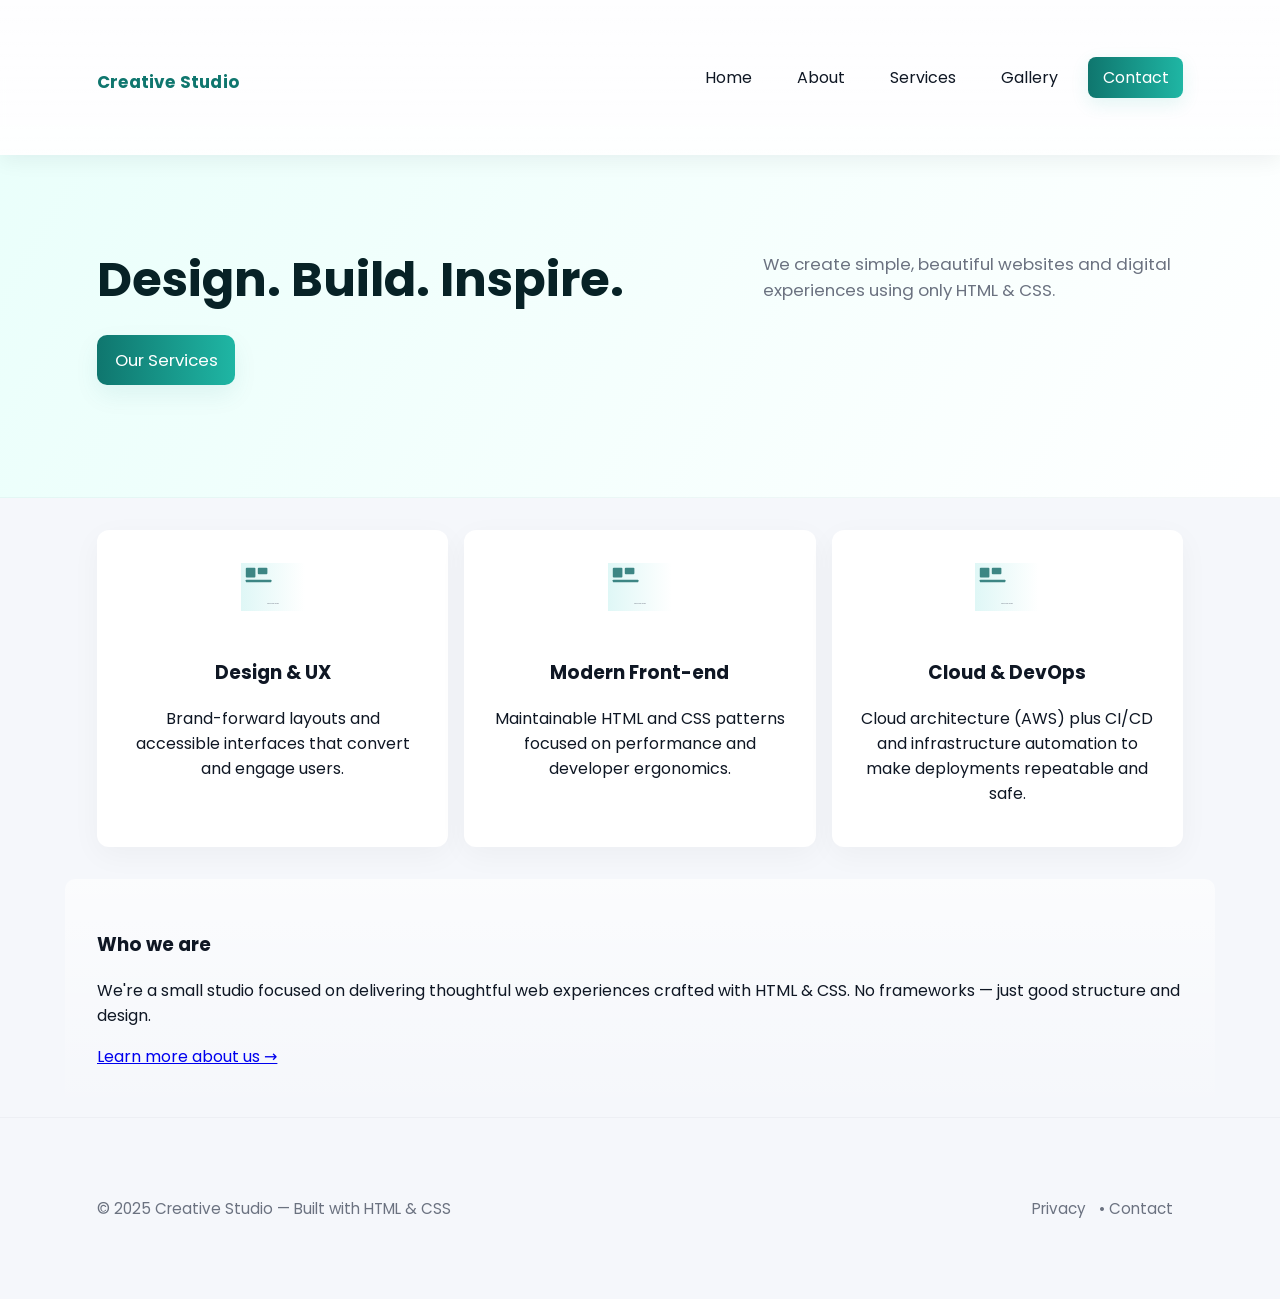
<file: index.html>
<!doctype html>
<html lang="en">
<head>
  <meta charset="utf-8">
  <meta name="viewport" content="width=device-width,initial-scale=1">
  <meta name="theme-color" content="#0f766e">
  <title>Home — Creative Studio</title>
  <link href="https://fonts.googleapis.com/css2?family=Poppins:wght@300;400;600;700&display=swap" rel="stylesheet">
  <link rel="stylesheet" href="css/styles.css">
</head>
<body>
  <header class="site-header">
    <div class="container nav-wrap">
      <h1 class="logo"><a href="index.html">Creative Studio</a></h1>
      <nav>
        <ul class="nav">
          <li><a href="index.html">Home</a></li>
          <li><a href="about.html">About</a></li>
          <li><a href="services.html">Services</a></li>
          <li><a href="gallery.html">Gallery</a></li>
          <li><a href="contact.html" class="cta">Contact</a></li>
        </ul>
      </nav>
    </div>
  </header>

  <main>
    <section class="hero">
      <div class="container">
        <h2>Design. Build. Inspire.</h2>
        <p>We create simple, beautiful websites and digital experiences using only HTML &amp; CSS.</p>
        <p><a class="btn" href="services.html">Our Services</a></p>
      </div>
    </section>


    <section class="features container">
      <article class="feature">
        <img src="images/placeholder.svg" alt="icon">
        <h3>Design & UX</h3>
        <p>Brand-forward layouts and accessible interfaces that convert and engage users.</p>
      </article>
      <article class="feature">
        <img src="images/placeholder.svg" alt="icon">
        <h3>Modern Front-end</h3>
        <p>Maintainable HTML and CSS patterns focused on performance and developer ergonomics.</p>
      </article>
      <article class="feature">
        <img src="images/placeholder.svg" alt="icon">
        <h3>Cloud & DevOps</h3>
        <p>Cloud architecture (AWS) plus CI/CD and infrastructure automation to make deployments repeatable and safe.</p>
      </article>
    </section>

    <section class="about-preview container">
      <h3>Who we are</h3>
      <p>We're a small studio focused on delivering thoughtful web experiences crafted with HTML &amp; CSS. No frameworks — just good structure and design.</p>
      <p><a href="about.html">Learn more about us →</a></p>
    </section>
  </main>

  <footer class="site-footer">
    <div class="container">
      <p>&copy; 2025 Creative Studio — Built with HTML &amp; CSS</p>
      <p class="small-links"><a href="privacy.html">Privacy</a> • <a href="contact.html">Contact</a></p>
    </div>
  </footer>
</body>
</html>
</file>
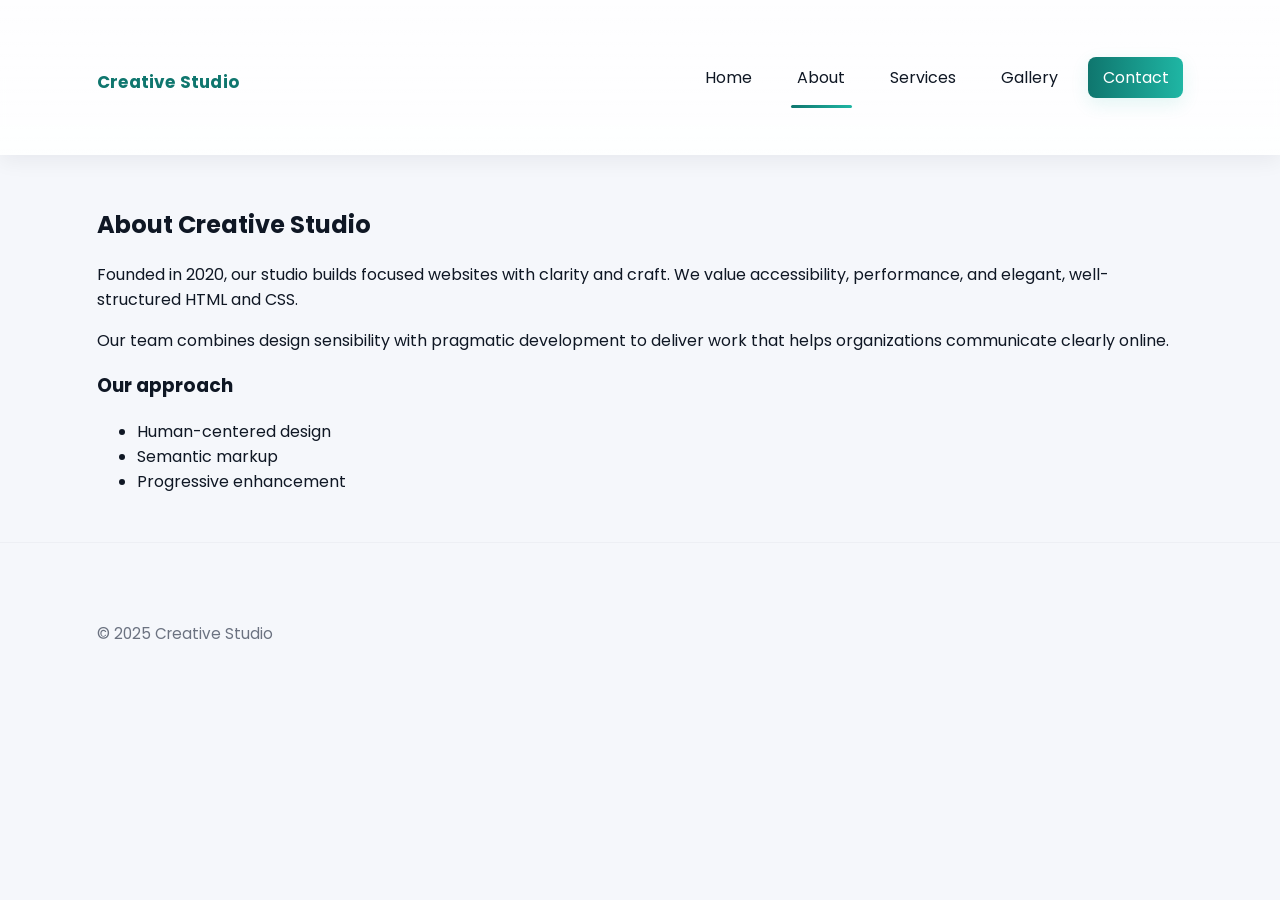
<file: about.html>
<!doctype html>
<html lang="en">
<head>
  <meta charset="utf-8">
  <meta name="viewport" content="width=device-width,initial-scale=1">
  <meta name="theme-color" content="#0f766e">
  <title>About — Creative Studio</title>
  <link href="https://fonts.googleapis.com/css2?family=Poppins:wght@300;400;600;700&display=swap" rel="stylesheet">
  <link rel="stylesheet" href="css/styles.css">
</head>
<body>
  <header class="site-header">
    <div class="container nav-wrap">
      <h1 class="logo"><a href="index.html">Creative Studio</a></h1>
      <nav>
        <ul class="nav">
          <li><a href="index.html">Home</a></li>
          <li><a href="about.html" class="active">About</a></li>
          <li><a href="services.html">Services</a></li>
          <li><a href="gallery.html">Gallery</a></li>
          <li><a href="contact.html" class="cta">Contact</a></li>
        </ul>
      </nav>
    </div>
  </header>

  <main class="container">
    <section class="about">
      <h2>About Creative Studio</h2>
      <p>Founded in 2020, our studio builds focused websites with clarity and craft. We value accessibility, performance, and elegant, well-structured HTML and CSS.</p>
      <p>Our team combines design sensibility with pragmatic development to deliver work that helps organizations communicate clearly online.</p>
      <h3>Our approach</h3>
      <ul>
        <li>Human-centered design</li>
        <li>Semantic markup</li>
        <li>Progressive enhancement</li>
      </ul>
    </section>
  </main>

  <footer class="site-footer">
    <div class="container">
      <p>&copy; 2025 Creative Studio</p>
    </div>
  </footer>
</body>
</html>
</file>
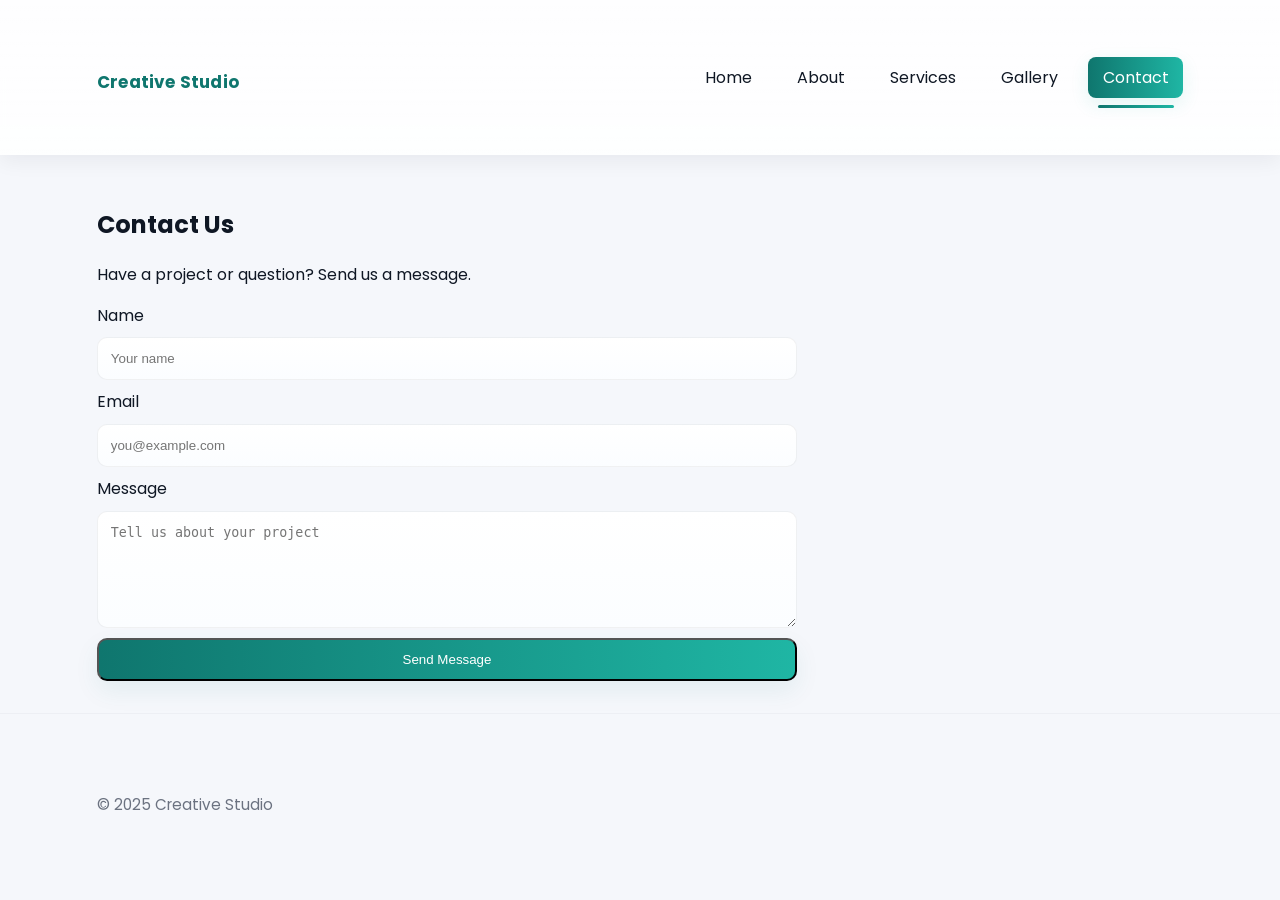
<file: contact.html>
<!doctype html>
<html lang="en">
<head>
  <meta charset="utf-8">
  <meta name="viewport" content="width=device-width,initial-scale=1">
  <meta name="theme-color" content="#0f766e">
  <title>Contact — Creative Studio</title>
  <link href="https://fonts.googleapis.com/css2?family=Poppins:wght@300;400;600;700&display=swap" rel="stylesheet">
  <link rel="stylesheet" href="css/styles.css">
</head>
<body>
  <header class="site-header">
    <div class="container nav-wrap">
      <h1 class="logo"><a href="index.html">Creative Studio</a></h1>
      <nav>
        <ul class="nav">
          <li><a href="index.html">Home</a></li>
          <li><a href="about.html">About</a></li>
          <li><a href="services.html">Services</a></li>
          <li><a href="gallery.html">Gallery</a></li>
          <li><a href="contact.html" class="active cta">Contact</a></li>
        </ul>
      </nav>
    </div>
  </header>

  <main class="container contact-main">
    <section>
      <h2>Contact Us</h2>
      <p>Have a project or question? Send us a message.</p>
      <form class="contact-form" action="mailto:you@example.com" method="post" enctype="text/plain">
        <label for="name">Name</label>
        <input id="name" name="name" type="text" placeholder="Your name">

        <label for="email">Email</label>
        <input id="email" name="email" type="email" placeholder="you@example.com">

        <label for="message">Message</label>
        <textarea id="message" name="message" rows="6" placeholder="Tell us about your project"></textarea>

        <button class="btn" type="submit">Send Message</button>
      </form>
    </section>
  </main>

  <footer class="site-footer">
    <div class="container">
      <p>&copy; 2025 Creative Studio</p>
    </div>
  </footer>
</body>
</html>
</file>
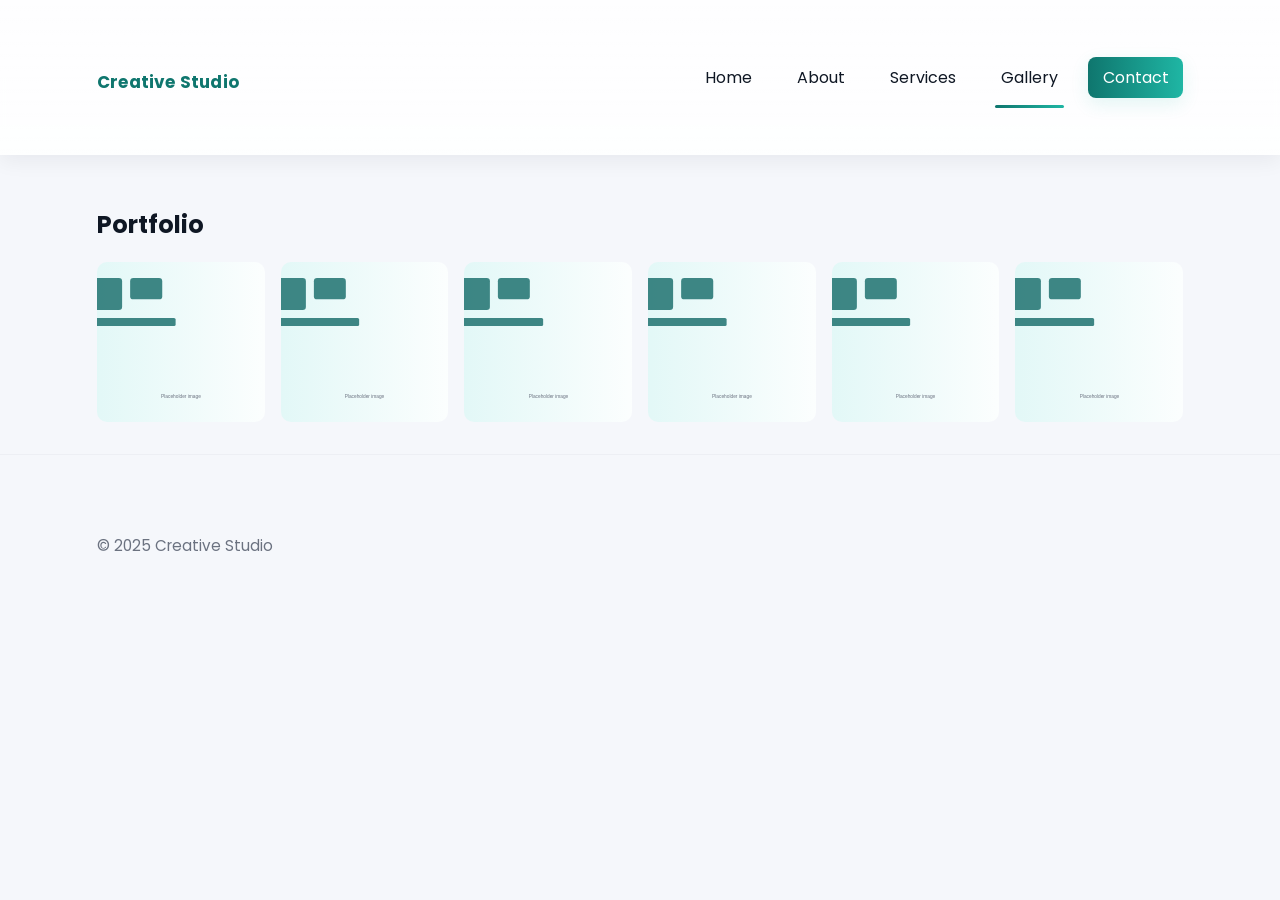
<file: gallery.html>
<!doctype html>
<html lang="en">
<head>
  <meta charset="utf-8">
  <meta name="viewport" content="width=device-width,initial-scale=1">
  <meta name="theme-color" content="#0f766e">
  <title>Gallery — Creative Studio</title>
  <link href="https://fonts.googleapis.com/css2?family=Poppins:wght@300;400;600;700&display=swap" rel="stylesheet">
  <link rel="stylesheet" href="css/styles.css">
</head>
<body>
  <header class="site-header">
    <div class="container nav-wrap">
      <h1 class="logo"><a href="index.html">Creative Studio</a></h1>
      <nav>
        <ul class="nav">
          <li><a href="index.html">Home</a></li>
          <li><a href="about.html">About</a></li>
          <li><a href="services.html">Services</a></li>
          <li><a href="gallery.html" class="active">Gallery</a></li>
          <li><a href="contact.html" class="cta">Contact</a></li>
        </ul>
      </nav>
    </div>
  </header>

  <main class="container">
    <section class="gallery-grid">
      <h2>Portfolio</h2>
      <div class="grid gallery">
        <img src="images/placeholder.svg" alt="Artwork 1">
        <img src="images/placeholder.svg" alt="Artwork 2">
        <img src="images/placeholder.svg" alt="Artwork 3">
        <img src="images/placeholder.svg" alt="Artwork 4">
        <img src="images/placeholder.svg" alt="Artwork 5">
        <img src="images/placeholder.svg" alt="Artwork 6">
      </div>
    </section>
  </main>

  <footer class="site-footer">
    <div class="container">
      <p>&copy; 2025 Creative Studio</p>
    </div>
  </footer>
</body>
</html>
</file>
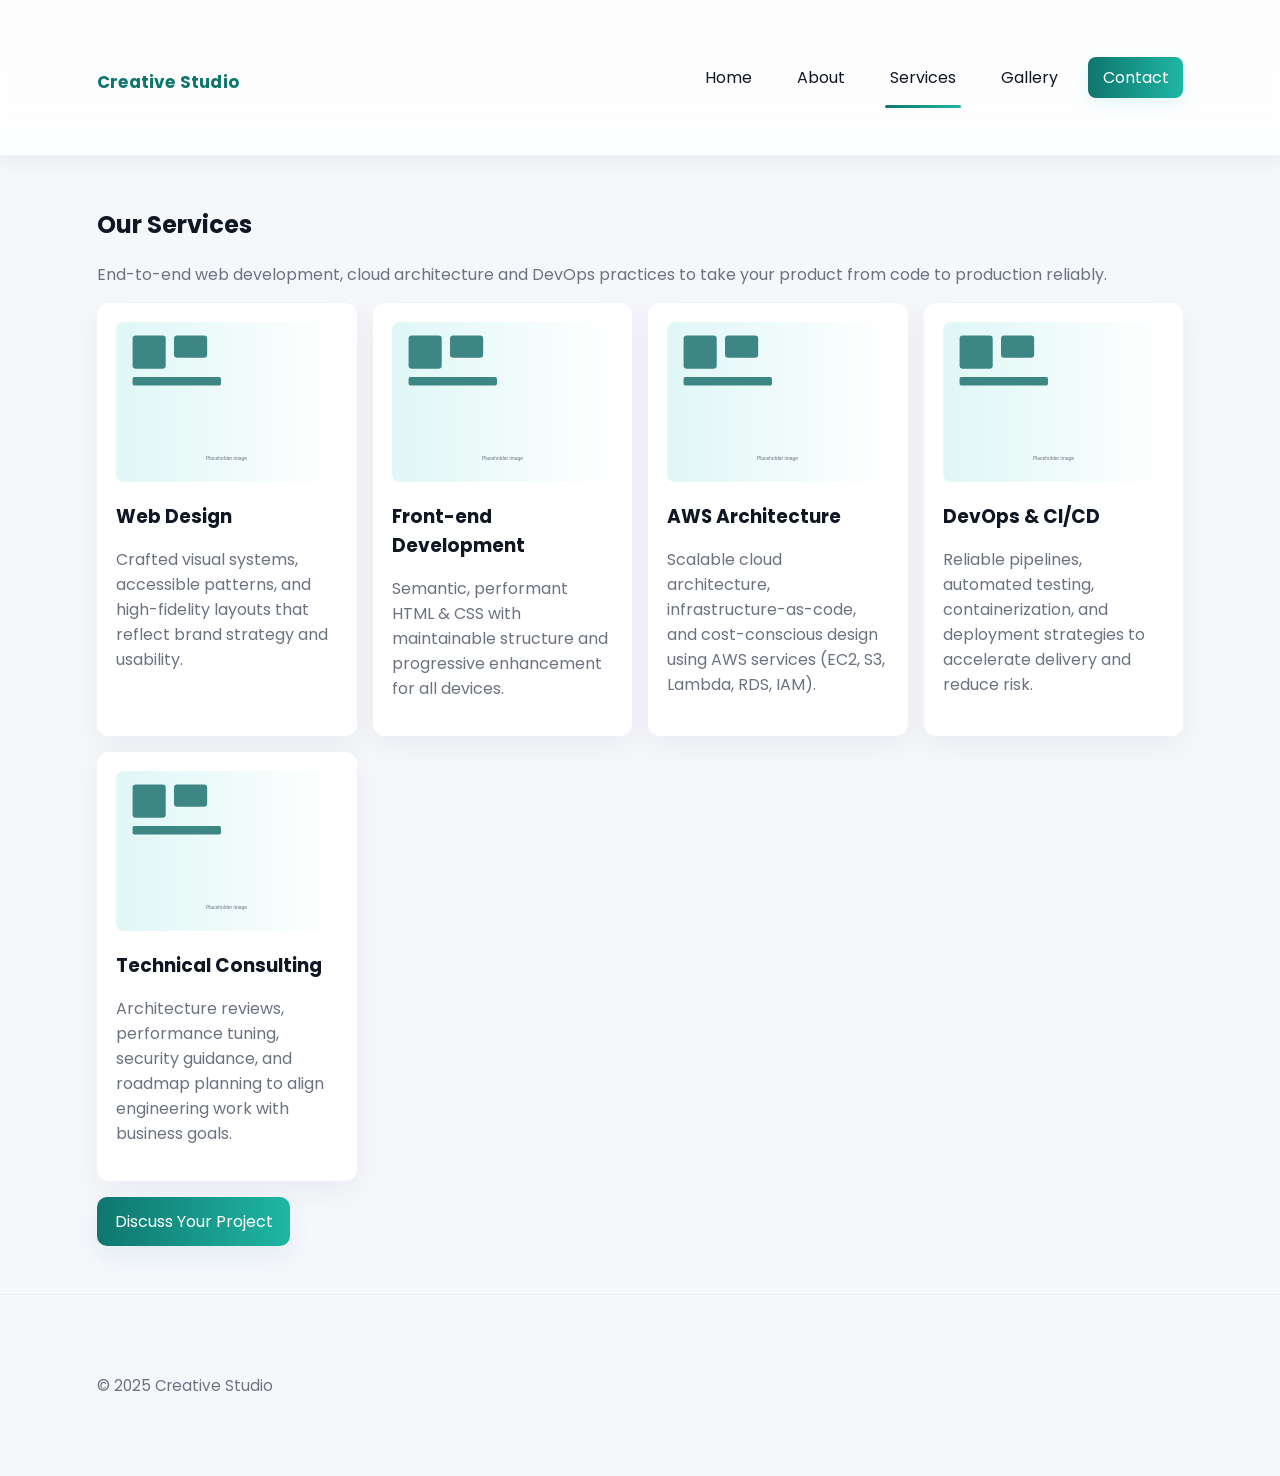
<file: services.html>
<!doctype html>
<html lang="en">
<head>
  <meta charset="utf-8">
  <meta name="viewport" content="width=device-width,initial-scale=1">
  <meta name="theme-color" content="#0f766e">
  <title>Services — Creative Studio</title>
  <link href="https://fonts.googleapis.com/css2?family=Poppins:wght@300;400;600;700&display=swap" rel="stylesheet">
  <link rel="stylesheet" href="css/styles.css">
</head>
<body>
  <header class="site-header">
    <div class="container nav-wrap">
      <h1 class="logo"><a href="index.html">Creative Studio</a></h1>
      <nav>
        <ul class="nav">
          <li><a href="index.html">Home</a></li>
          <li><a href="about.html">About</a></li>
          <li><a href="services.html" class="active">Services</a></li>
          <li><a href="gallery.html">Gallery</a></li>
          <li><a href="contact.html" class="cta">Contact</a></li>
        </ul>
      </nav>
    </div>
  </header>

  <main class="container">
    <section class="services">
      <h2>Our Services</h2>
      <p class="muted">End-to-end web development, cloud architecture and DevOps practices to take your product from code to production reliably.</p>
      <div class="grid services-grid">
        <article class="card">
          <img src="images/placeholder.svg" alt="Design">
          <h3>Web Design</h3>
          <p>Crafted visual systems, accessible patterns, and high-fidelity layouts that reflect brand strategy and usability.</p>
        </article>

        <article class="card">
          <img src="images/placeholder.svg" alt="Front-end">
          <h3>Front-end Development</h3>
          <p>Semantic, performant HTML &amp; CSS with maintainable structure and progressive enhancement for all devices.</p>
        </article>

        <article class="card">
          <img src="images/placeholder.svg" alt="AWS">
          <h3>AWS Architecture</h3>
          <p>Scalable cloud architecture, infrastructure-as-code, and cost-conscious design using AWS services (EC2, S3, Lambda, RDS, IAM).</p>
        </article>

        <article class="card">
          <img src="images/placeholder.svg" alt="DevOps">
          <h3>DevOps &amp; CI/CD</h3>
          <p>Reliable pipelines, automated testing, containerization, and deployment strategies to accelerate delivery and reduce risk.</p>
        </article>

        <article class="card">
          <img src="images/placeholder.svg" alt="Consulting">
          <h3>Technical Consulting</h3>
          <p>Architecture reviews, performance tuning, security guidance, and roadmap planning to align engineering work with business goals.</p>
        </article>
      </div>
      <p style="margin-top:1rem"><a class="btn" href="contact.html">Discuss Your Project</a></p>
    </section>
  </main>

  <footer class="site-footer">
    <div class="container">
      <p>&copy; 2025 Creative Studio</p>
    </div>
  </footer>
</body>
</html>
</file>
<file: css/styles.css>
/* Beautified CSS for multi-page site */
:root{
  --bg:#f5f7fb;
  --card:#ffffff;
  --accent:#0f766e; /* deep teal */
  --accent-2:#1fb6a4; /* bright accent */
  --muted:#6b7280;
  --muted-2:#94a3b8;
  --max-width:1150px;
  --radius:12px;
  --glass: rgba(255,255,255,0.6);
}
*{box-sizing:border-box}
html,body{height:100%;margin:0;font-family:'Poppins',system-ui,-apple-system,Segoe UI,Roboto,Arial,sans-serif;background:var(--bg);color:#0f1724;-webkit-font-smoothing:antialiased}
.container{max-width:var(--max-width);margin:0 auto;padding:1rem}
.site-header{background:linear-gradient(180deg, rgba(255,255,255,0.85), rgba(255,255,255,0.9));backdrop-filter: blur(4px);box-shadow:0 6px 20px rgba(15,23,36,0.06);position:sticky;top:0;z-index:50}
.nav-wrap{display:flex;align-items:center;justify-content:space-between;padding:0.8rem 1rem}
.logo a{color:var(--accent);text-decoration:none;font-weight:700;letter-spacing:0.2px;font-size:1.05rem}
.nav{list-style:none;margin:0;padding:0;display:flex;gap:0.6rem;align-items:center}
.nav a{display:inline-block;padding:0.5rem 0.9rem;color:inherit;text-decoration:none;border-radius:8px;transition:all 200ms ease}
.nav a:hover{transform:translateY(-3px);background:rgba(15,118,110,0.06);color:var(--accent)}
.nav a.cta{background:linear-gradient(90deg,var(--accent),var(--accent-2));color:white;box-shadow:0 6px 18px rgba(31,182,164,0.12)}
.nav a.active{position:relative}
.nav a.active::after{content:'';position:absolute;left:10%;right:10%;bottom:-10px;height:3px;background:linear-gradient(90deg,var(--accent),var(--accent-2));border-radius:4px}
.hero{background:linear-gradient(120deg,#eafffb,#ffffff);padding:4rem 0;border-bottom:1px solid rgba(15,23,36,0.03)}
.hero .container{display:grid;grid-template-columns:1fr;gap:1rem}
.hero h2{font-size:clamp(1.8rem,4vw,3rem);margin:0 0 0.6rem;line-height:1.02;color:#072226}
.hero p{color:var(--muted);margin:0 0 1rem;font-size:1.05rem}
.btn{display:inline-block;background:linear-gradient(90deg,var(--accent),var(--accent-2));color:#fff;padding:0.75rem 1.1rem;border-radius:10px;text-decoration:none;box-shadow:0 10px 25px rgba(15,118,110,0.08);transition:transform 220ms ease}
.btn:hover{transform:translateY(-4px)}
.features{display:grid;grid-template-columns:repeat(auto-fit,minmax(220px,1fr));gap:1rem;padding:2rem 0}
.feature{text-align:center;background:var(--card);padding:1.6rem;border-radius:var(--radius);box-shadow:0 8px 30px rgba(15,23,36,0.04);transition:transform 220ms ease,box-shadow 220ms}
.feature:hover{transform:translateY(-6px);box-shadow:0 18px 40px rgba(15,23,36,0.07)}
.feature img{width:64px;height:64px;margin-bottom:0.8rem}
.about-preview{padding:2rem 0;background:linear-gradient(180deg, rgba(255,255,255,0.6), transparent);border-radius:10px}
.services-grid{display:grid;grid-template-columns:repeat(auto-fit,minmax(240px,1fr));gap:1rem}
.card{background:var(--card);padding:1.2rem;border-radius:12px;box-shadow:0 10px 30px rgba(15,23,36,0.05);text-align:left;overflow:hidden}
.card img{width:100%;height:160px;object-fit:cover;border-radius:8px;margin-bottom:0.8rem}
.card h3{margin:0 0 0.4rem}
.card p{color:var(--muted)}
.site-footer{padding:2rem 0;color:var(--muted);font-size:0.95rem;border-top:1px solid rgba(15,23,36,0.03)}
.site-footer .container{display:flex;justify-content:space-between;align-items:center;flex-wrap:wrap;gap:1rem}
.contact-form{max-width:700px;margin-top:1rem;display:grid;gap:0.6rem}
.contact-form input,.contact-form textarea{padding:0.8rem;border-radius:10px;border:1px solid rgba(15,23,36,0.06);background:linear-gradient(180deg,#fff,#fbfdff)}
.contact-form input:focus,.contact-form textarea:focus{outline:none;box-shadow:0 6px 18px rgba(15,118,110,0.08);border-color:var(--accent-2)}
.grid{display:grid;gap:1rem}
.gallery{grid-template-columns:repeat(auto-fit,minmax(160px,1fr));}
.gallery img{width:100%;height:160px;object-fit:cover;border-radius:10px;transition:transform 220ms ease,filter 220ms}
.gallery img:hover{transform:scale(1.03);filter:brightness(1.02)}
.small-links a{color:var(--muted);text-decoration:none;margin-right:0.6rem}
.muted{color:var(--muted)}

/* responsiveness */
@media (min-width:900px){
  .nav{gap:1rem}
  .container{padding:2rem}
  .hero .container{grid-template-columns:1fr 420px;align-items:center}
}
@media (max-width:900px){
  .nav a.cta{padding:0.5rem 0.8rem}
}
@media (max-width:640px){
  .nav{gap:0.2rem}
  .nav a{padding:0.45rem 0.6rem}
  .nav-wrap{flex-direction:row}
  .hero{padding:2.4rem 0}
}
</file>
